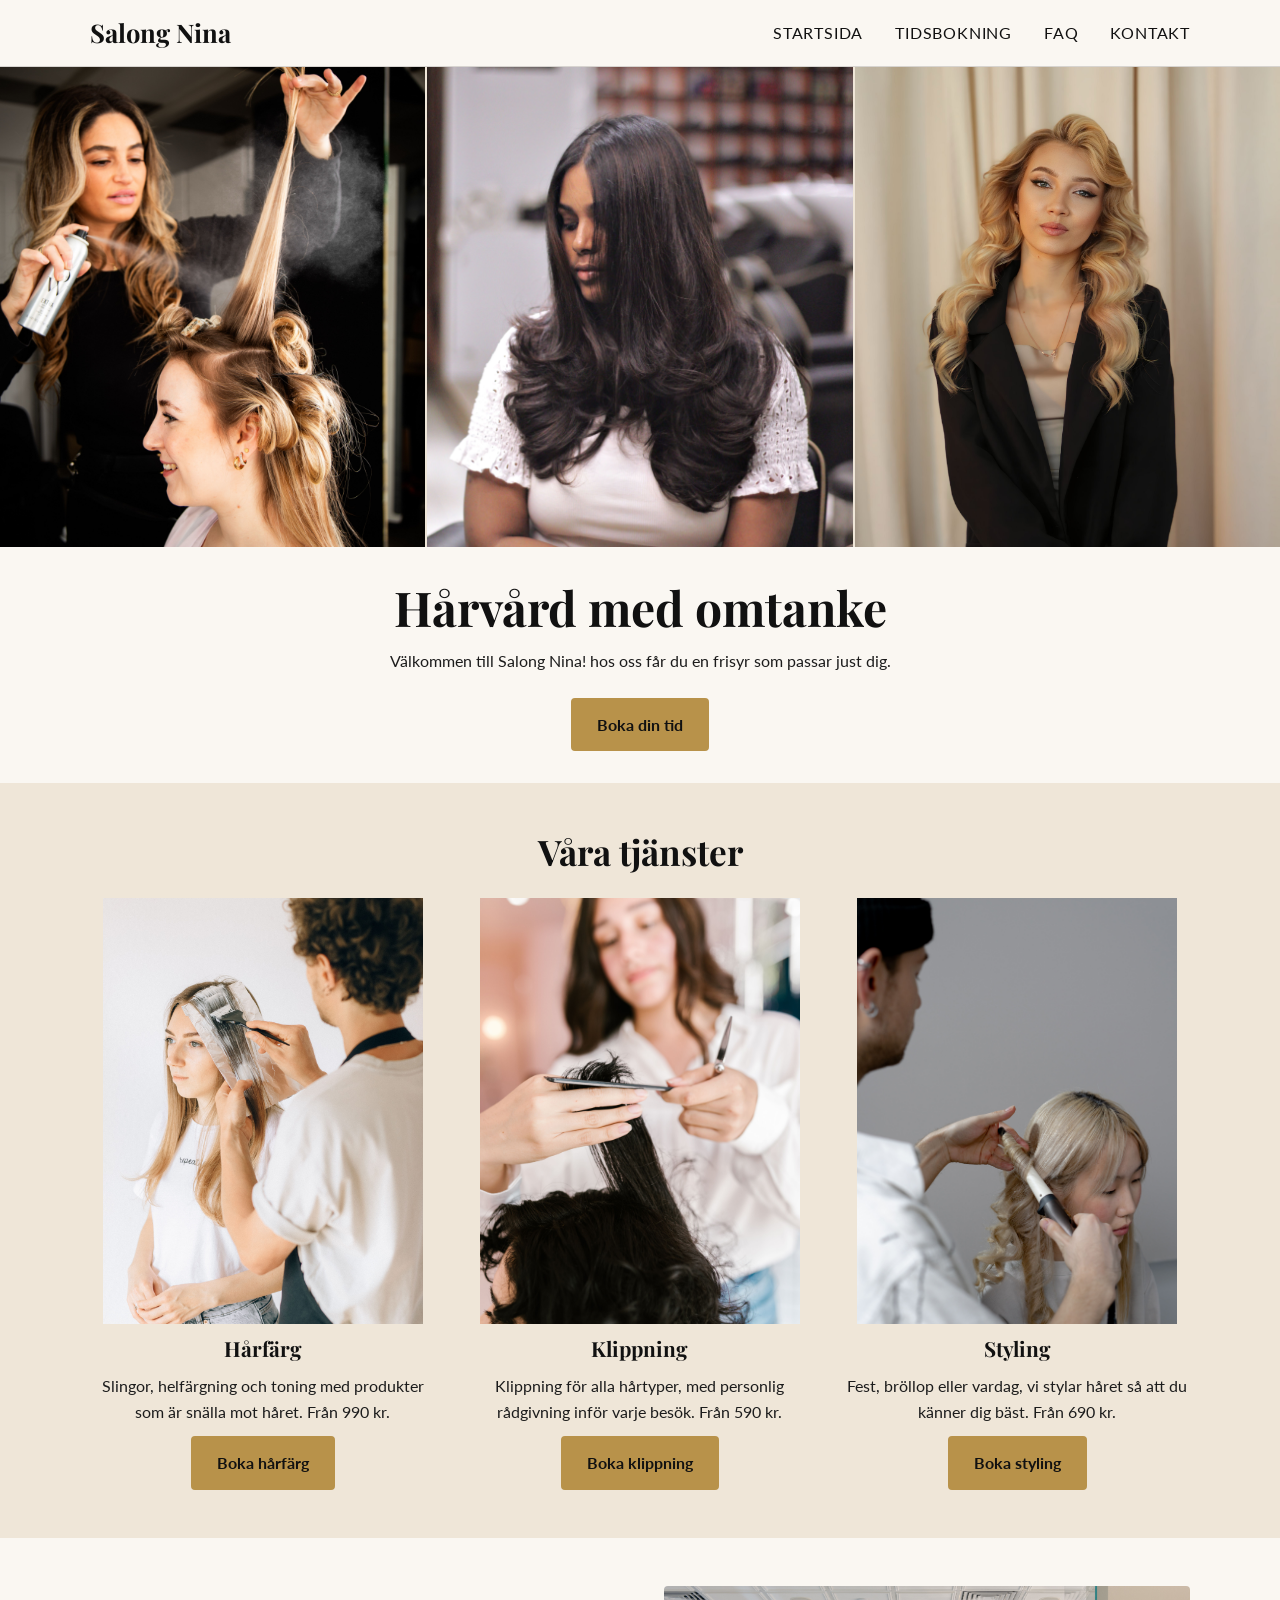
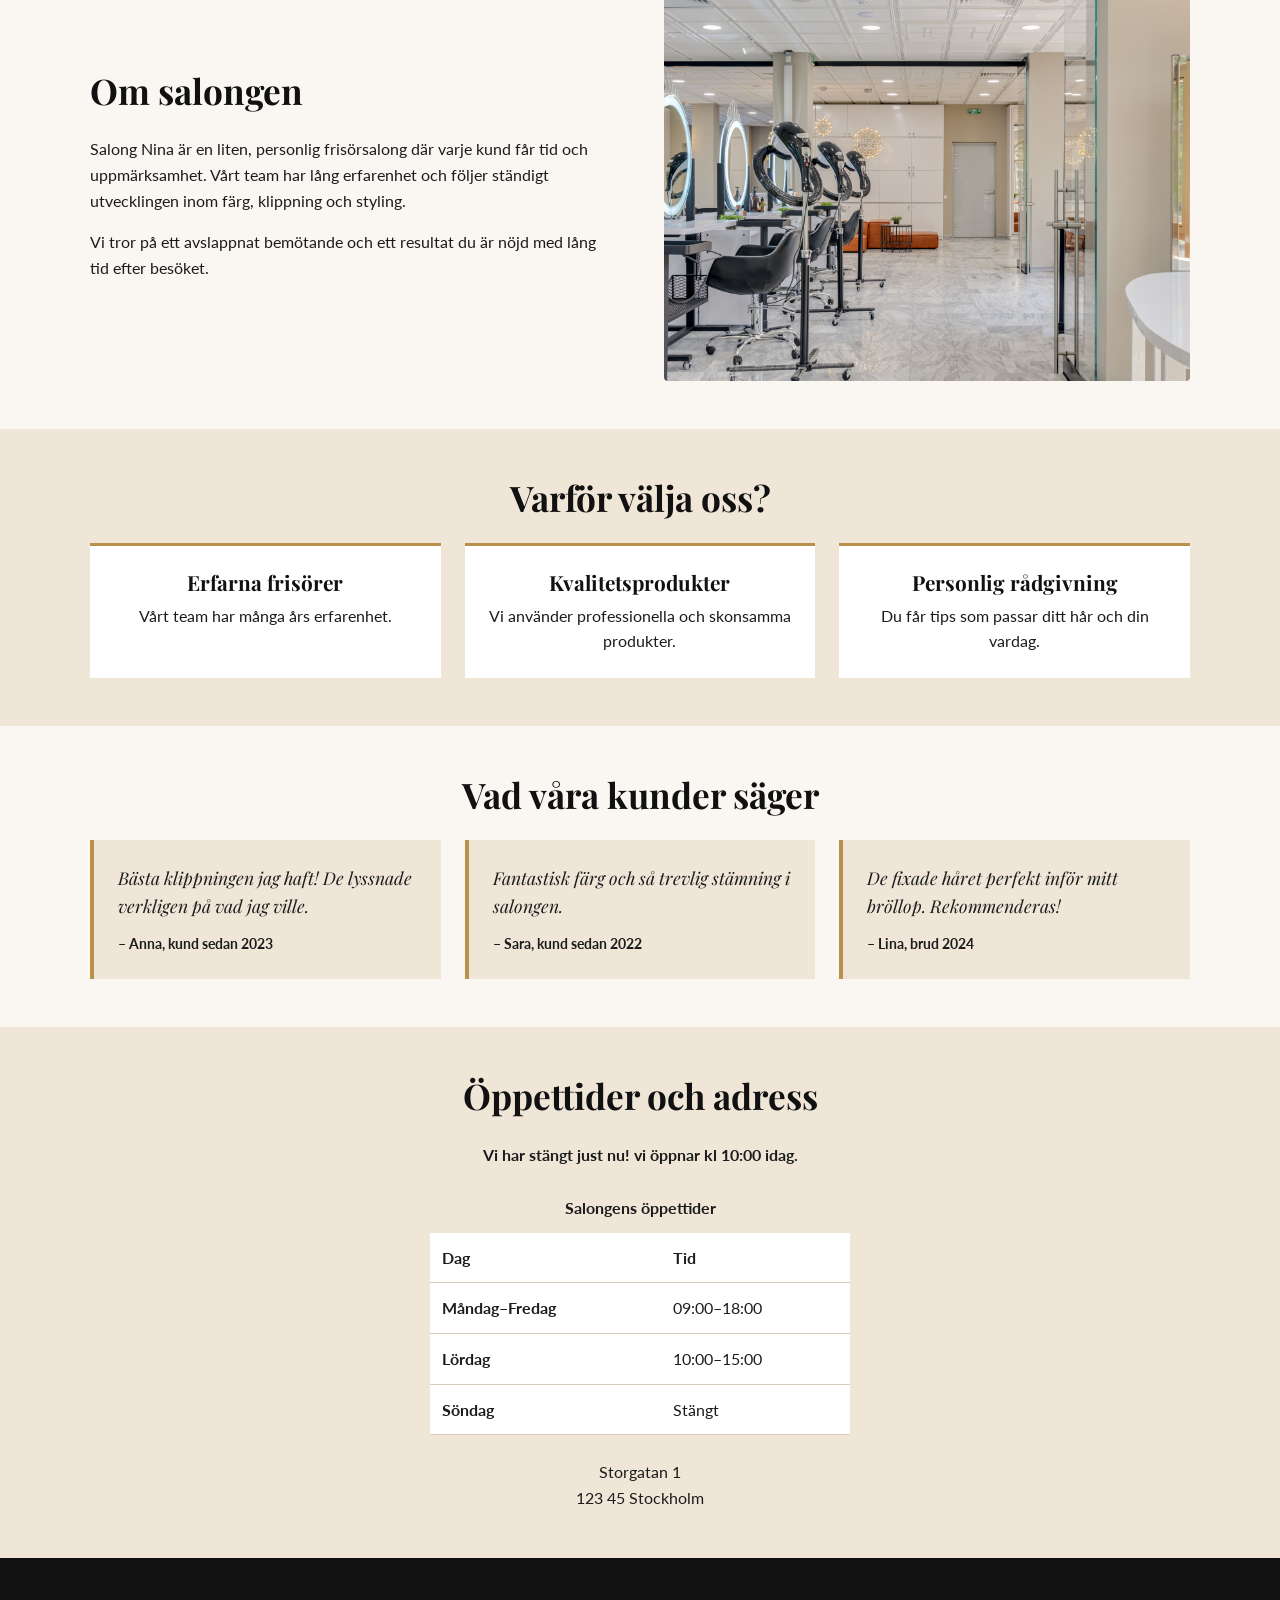
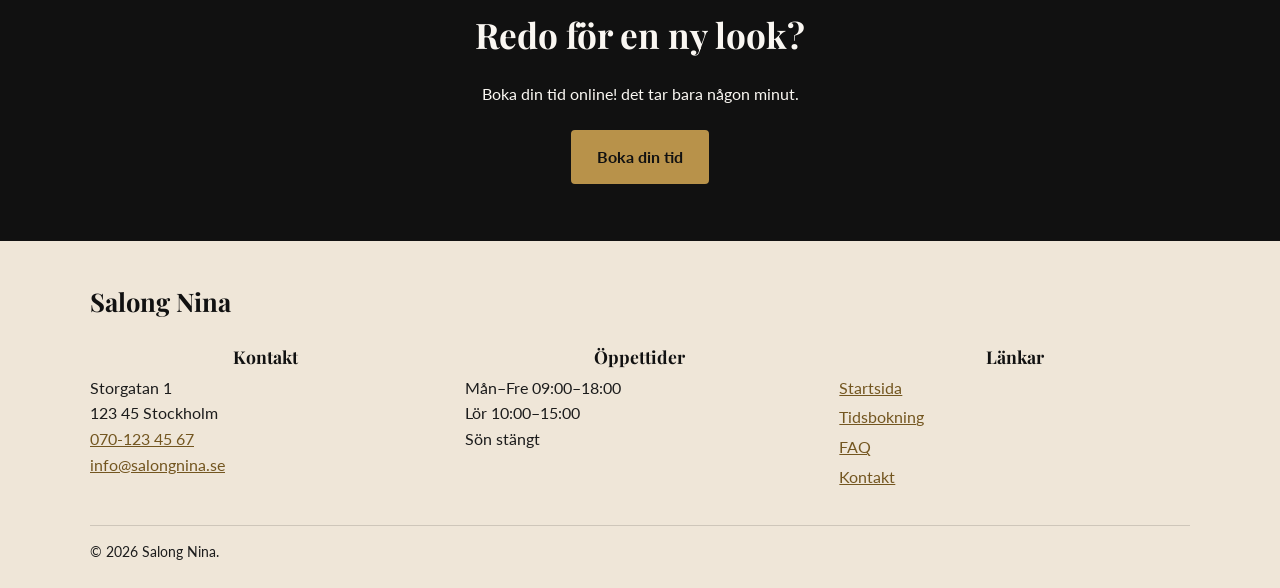
<file: index.html>
<!DOCTYPE html>
<html lang="sv">

<head>
    <meta charset="UTF-8">
    <meta name="viewport" content="width=device-width, initial-scale=1.0">
    <meta name="description"
        content="Salong Nina, frisör med fokus på hårfärg, klippning och styling. Boka din tid online.">
    <title>Salong Nina </title>
    <!-- Google Fonts -->
    <link rel="preconnect" href="https://fonts.googleapis.com">
    <link rel="preconnect" href="https://fonts.gstatic.com" crossorigin>
    <link
        href="https://fonts.googleapis.com/css2?family=Lato:wght@400;700&family=Playfair+Display:wght@500;700&display=swap"
        rel="stylesheet">
    <link rel="stylesheet" href="css/style.css">

    <script src="js/main.js" defer></script>
</head>

<body>

    <!-- Link for keyboard users to skip the menu -->
    <a class="skip-link" href="#main">Hoppa till innehåll</a>
    <!-- Header: logo + navigation  -->
    <header class="site-header">
        <a class="logo" href="index.html">Salong Nina</a>

        <!-- Hamburger button, shown on small screens only  -->
        <button class="menu-toggle" id="menu-toggle" aria-label="Öppna meny" aria-expanded="false"
            aria-controls="main-nav">
            <span></span>
            <span></span>
            <span></span>
        </button>

        <nav id="main-nav" class="main-nav" aria-label="Huvudmeny">
            <ul>
                <li><a href="index.html" aria-current="page">Startsida</a></li>
                <li><a href="booking.html">Tidsbokning</a></li>
                <li><a href="faq.html">FAQ</a></li>
                <li><a href="contact.html">Kontakt</a></li>
            </ul>
        </nav>
    </header>
    <main id="main">
        <!--  Hero section: three images + headline + booking button  -->
        <section class="hero" aria-labelledby="hero-title">
            <div class="hero-images">
                <img src="images/hero-1.jpg" alt="Frisör sprayar hårspray på en kunds uppsatta hår">
                <img src="images/hero-2.jpg" alt="Kvinna med långt, mörkt och glansigt hår i salongsstol">
                <img src="images/hero-3.jpg" alt="Kvinna med blonda, lockiga vågor i svart kavaj">
            </div>

            <div class="hero-text">
                <h1 id="hero-title">Hårvård med omtanke</h1>
                <p>Välkommen till Salong Nina! hos oss får du en frisyr som passar just dig.</p>
                <a class="btn" href="booking.html">Boka din tid</a>
            </div>
        </section>
        <!--  Services: three cards  -->
        <section class="services" aria-labelledby="services-title">
            <h2 id="services-title">Våra tjänster</h2>

            <div class="service-cards">

                <article class="card">
                    <img src="images/service-color.jpg" alt="Frisör applicerar färg med pensel på kundens hår">
                    <h3>Hårfärg</h3>
                    <p>Slingor, helfärgning och toning med produkter som är snälla mot håret. Från 990 kr.</p>
                    <a class="btn" href="booking.html">Boka hårfärg</a>
                </article>

                <article class="card">
                    <img src="images/service-cut.jpg" alt="Frisör klipper kundens hår med sax">
                    <h3>Klippning</h3>
                    <p>Klippning för alla hårtyper, med personlig rådgivning inför varje besök. Från 590 kr.</p>
                    <a class="btn" href="booking.html">Boka klippning</a>
                </article>

                <article class="card">
                    <img src="images/service-styling.jpg" alt="Frisör lockar kundens blonda hår med locktång">
                    <h3>Styling</h3>
                    <p>Fest, bröllop eller vardag, vi stylar håret så att du känner dig bäst. Från 690 kr.</p>
                    <a class="btn" href="booking.html">Boka styling</a>
                </article>

            </div>
        </section>
        <!--  About: salon info  -->
        <section class="about" aria-labelledby="about-title">
            <div class="about-text">
                <h2 id="about-title">Om salongen</h2>
                <p>Salong Nina är en liten, personlig frisörsalong där varje kund får tid och uppmärksamhet. Vårt team
                    har lång erfarenhet och följer ständigt utvecklingen inom färg, klippning och styling.</p>
                <p>Vi tror på ett avslappnat bemötande och ett resultat du är nöjd med lång tid efter besöket.</p>
            </div>
            <img src="images/salon.jpg" alt="Salongens lokal med frisörstolar och speglar">
        </section>

        <!-- Why choose us section -->
        <section class="why-us" aria-labelledby="why-title">
            <h2 id="why-title">Varför välja oss?</h2>
            <ul class="why-list">
                <li>
                    <h3>Erfarna frisörer</h3>
                    <p>Vårt team har många års erfarenhet.</p>
                </li>
                <li>
                    <h3>Kvalitetsprodukter</h3>
                    <p>Vi använder professionella och skonsamma produkter.</p>
                </li>
                <li>
                    <h3>Personlig rådgivning</h3>
                    <p>Du får tips som passar ditt hår och din vardag.</p>
                </li>
            </ul>
        </section>
        <!--  customer reviews  -->
        <section class="testimonials" aria-labelledby="reviews-title">
            <h2 id="reviews-title">Vad våra kunder säger</h2>

            <div class="review-list" id="review-list">
                <figure>
                    <blockquote>
                        <p>Bästa klippningen jag haft! De lyssnade verkligen på vad jag ville.</p>
                    </blockquote>
                    <figcaption>– Anna, kund sedan 2023</figcaption>
                </figure>
                <figure>
                    <blockquote>
                        <p>Fantastisk färg och så trevlig stämning i salongen.</p>
                    </blockquote>
                    <figcaption>– Sara, kund sedan 2022</figcaption>
                </figure>
                <figure>
                    <blockquote>
                        <p>De fixade håret perfekt inför mitt bröllop. Rekommenderas!</p>
                    </blockquote>
                    <figcaption>– Lina, brud 2024</figcaption>
                </figure>
            </div>
        </section>

        <!-- Opening hourse + adress -->
        <section class="hours" aria-labelledby="hours-title">
            <h2 id="hours-title">Öppettider och adress</h2>

            <!--  open/closed status -->
            <p id="open-status" class="open-status" role="status"></p>

            <table>
                <caption>Salongens öppettider</caption>
                <thead>
                    <tr>
                        <th scope="col">Dag</th>
                        <th scope="col">Tid</th>
                    </tr>
                </thead>
                <tbody>
                    <tr>
                        <th scope="row">Måndag–Fredag</th>
                        <td>09:00–18:00</td>
                    </tr>
                    <tr>
                        <th scope="row">Lördag</th>
                        <td>10:00–15:00</td>
                    </tr>
                    <tr>
                        <th scope="row">Söndag</th>
                        <td>Stängt</td>
                    </tr>
                </tbody>
            </table>

            <address>
                Storgatan 1<br>
                123 45 Stockholm
            </address>
        </section>
        <!--  CALL TO ACTION  -->
        <section class="cta" aria-labelledby="cta-title">
            <h2 id="cta-title">Redo för en ny look?</h2>
            <p>Boka din tid online! det tar bara någon minut.</p>
            <a class="btn" href="booking.html">Boka din tid</a>
        </section>
    </main>
    <!-- Footer -->
    <footer class="site-footer">
        <p class="logo">Salong Nina</p>

        <div class="footer-columns">
            <section aria-labelledby="footer-contact">
                <h2 id="footer-contact">Kontakt</h2>
                <address>
                    Storgatan 1<br>
                    123 45 Stockholm<br>
                    <a href="tel:+46701234567">070-123 45 67</a><br>
                    <a href="mailto:info@salongnina.se">info@salongnina.se</a>
                </address>
            </section>

            <section aria-labelledby="footer-hours">
                <h2 id="footer-hours">Öppettider</h2>
                <p>Mån–Fre 09:00–18:00<br>Lör 10:00–15:00<br>Sön stängt</p>
            </section>

            <nav aria-labelledby="footer-links">
                <h2 id="footer-links">Länkar</h2>
                <ul>
                    <li><a href="index.html">Startsida</a></li>
                    <li><a href="booking.html">Tidsbokning</a></li>
                    <li><a href="faq.html">FAQ</a></li>
                    <li><a href="contact.html">Kontakt</a></li>
                </ul>
            </nav>
        </div>

        <p class="copyright">&copy; 2026 Salong Nina. </p>
    </footer>
</body>

</html>
</file>
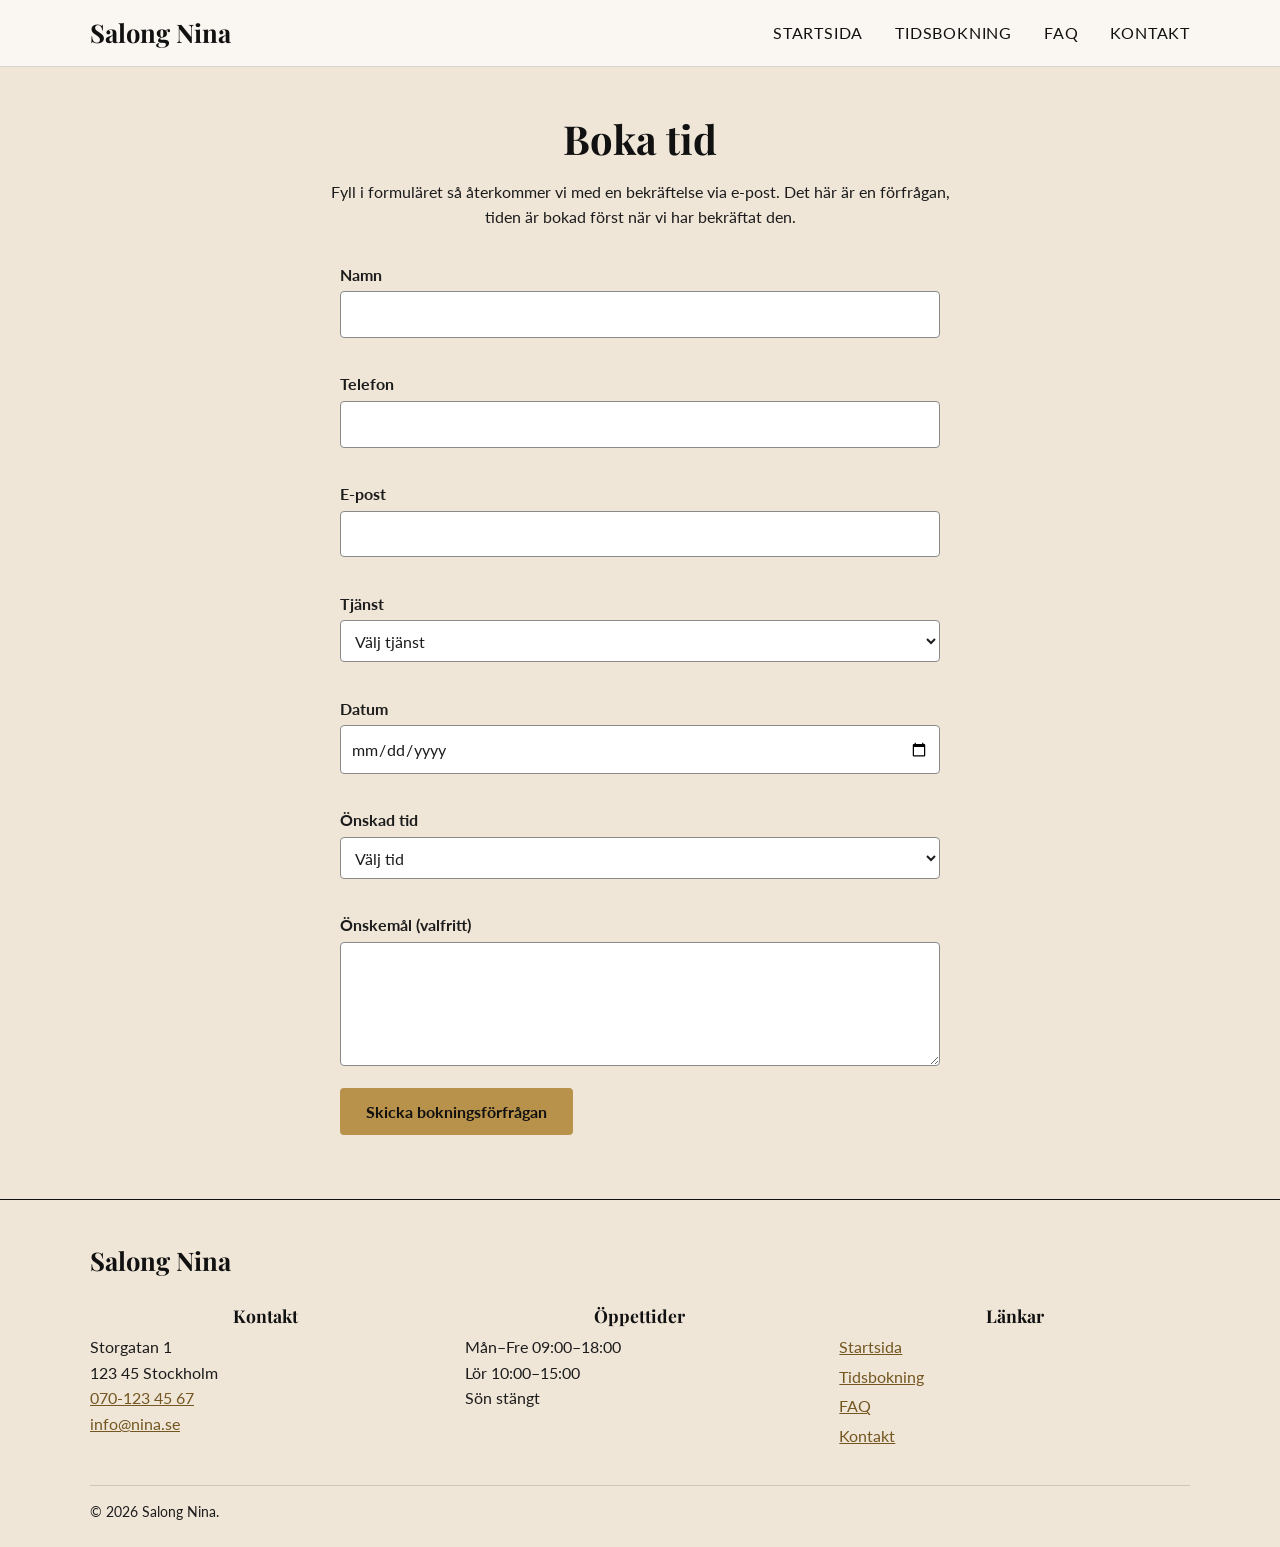
<file: booking.html>
<!DOCTYPE html>
<html lang="sv">

<head>
    <meta charset="UTF-8">
    <meta name="viewport" content="width=device-width, initial-scale=1.0">
    <meta name="description" content="Skicka en bokningsförfrågan till Nina. välj tjänst, datum och tid.">
    <title>Boka tid hos Nina</title>

    <link rel="preconnect" href="https://fonts.googleapis.com">
    <link rel="preconnect" href="https://fonts.gstatic.com" crossorigin>
    <link
        href="https://fonts.googleapis.com/css2?family=Lato:wght@400;700&family=Playfair+Display:wght@500;700&display=swap"
        rel="stylesheet">

    <link rel="stylesheet" href="css/style.css">

    <script src="js/main.js" defer></script>
</head>

<body>

    <!-- Link for keyboard users to skip the menu -->
    <a class="skip-link" href="#main">Hoppa till innehåll</a>

    <header class="site-header">
        <a class="logo" href="index.html">Salong Nina</a>

        <!-- Hamburger button, shown on small screens only -->
        <button class="menu-toggle" id="menu-toggle" aria-label="Öppna meny" aria-expanded="false"
            aria-controls="main-nav">
            <span></span>
            <span></span>
            <span></span>
        </button>

        <nav id="main-nav" class="main-nav" aria-label="Huvudmeny">
            <ul>
                <!-- aria-current marks the page the visitor is on -->
                <li><a href="index.html">Startsida</a></li>
                <li><a href="booking.html" aria-current="page">Tidsbokning</a></li>
                <li><a href="faq.html">FAQ</a></li>
                <li><a href="contact.html">Kontakt</a></li>
            </ul>
        </nav>
    </header>

    <main id="main">

        <!--  Booking request  -->
        <section class="page-section" aria-labelledby="page-title">
            <h1 id="page-title">Boka tid</h1>
            <p class="page-intro">
                Fyll i formuläret så återkommer vi med en bekräftelse via e-post.
                Det här är en förfrågan, tiden är bokad först när vi har bekräftat den.
            </p>

            <!-- no-validate turns off the browser's own validation, JS validates instead -->
            <form id="booking-form" novalidate>

                <div class="form-group">
                    <label for="b-name">Namn</label>
                    <input type="text" id="b-name" name="name" autocomplete="name">
                    <p class="error" id="b-name-error" role="alert"></p>
                </div>

                <div class="form-group">
                    <label for="b-phone">Telefon</label>
                    <input type="tel" id="b-phone" name="phone" autocomplete="tel">
                    <p class="error" id="b-phone-error" role="alert"></p>
                </div>

                <div class="form-group">
                    <label for="b-email">E-post</label>
                    <input type="email" id="b-email" name="email" autocomplete="email">
                    <p class="error" id="b-email-error" role="alert"></p>
                </div>

                <div class="form-group">
                    <label for="b-service">Tjänst</label>
                    <select id="b-service" name="service">
                        <option value="">Välj tjänst</option>
                        <option value="Hårfärg">Hårfärg</option>
                        <option value="Klippning">Klippning</option>
                        <option value="Styling">Styling</option>
                    </select>
                    <p class="error" id="b-service-error" role="alert"></p>
                </div>

                <div class="form-group">
                    <label for="b-date">Datum</label>
                    <input type="date" id="b-date" name="date">
                    <p class="error" id="b-date-error" role="alert"></p>
                </div>

                <div class="form-group">
                    <label for="b-time">Önskad tid</label>
                    <select id="b-time" name="time">
                        <option value="">Välj tid</option>
                        <option value="09:00">09:00</option>
                        <option value="10:00">10:00</option>
                        <option value="11:00">11:00</option>
                        <option value="12:00">12:00</option>
                        <option value="13:00">13:00</option>
                        <option value="14:00">14:00</option>
                        <option value="15:00">15:00</option>
                        <option value="16:00">16:00</option>
                        <option value="17:00">17:00</option>
                    </select>
                    <p class="error" id="b-time-error" role="alert"></p>
                </div>

                <!-- Optional field, no validation needed -->
                <div class="form-group">
                    <label for="b-notes">Önskemål (valfritt)</label>
                    <textarea id="b-notes" name="notes" rows="4"></textarea>
                </div>

                <button type="submit" class="btn">Skicka bokningsförfrågan</button>

                <!-- Confirmation message written by JS after a successful submit -->
                <p id="booking-success" class="success" role="status"></p>
            </form>
        </section>

    </main>

    <footer class="site-footer">
        <p class="logo">Salong Nina</p>

        <div class="footer-columns">
            <section aria-labelledby="footer-contact">
                <h2 id="footer-contact">Kontakt</h2>
                <address>
                    Storgatan 1<br>
                    123 45 Stockholm<br>
                    <a href="tel:+46701234567">070-123 45 67</a><br>
                    <a href="mailto:info@nina.se">info@nina.se</a>
                </address>
            </section>

            <section aria-labelledby="footer-hours">
                <h2 id="footer-hours">Öppettider</h2>
                <p>Mån–Fre 09:00–18:00<br>Lör 10:00–15:00<br>Sön stängt</p>
            </section>

            <nav aria-labelledby="footer-links">
                <h2 id="footer-links">Länkar</h2>
                <ul>
                    <li><a href="index.html">Startsida</a></li>
                    <li><a href="booking.html">Tidsbokning</a></li>
                    <li><a href="faq.html">FAQ</a></li>
                    <li><a href="contact.html">Kontakt</a></li>
                </ul>
            </nav>
        </div>

        <p class="copyright">&copy; 2026 Salong Nina.</p>
    </footer>

</body>

</html>
</file>
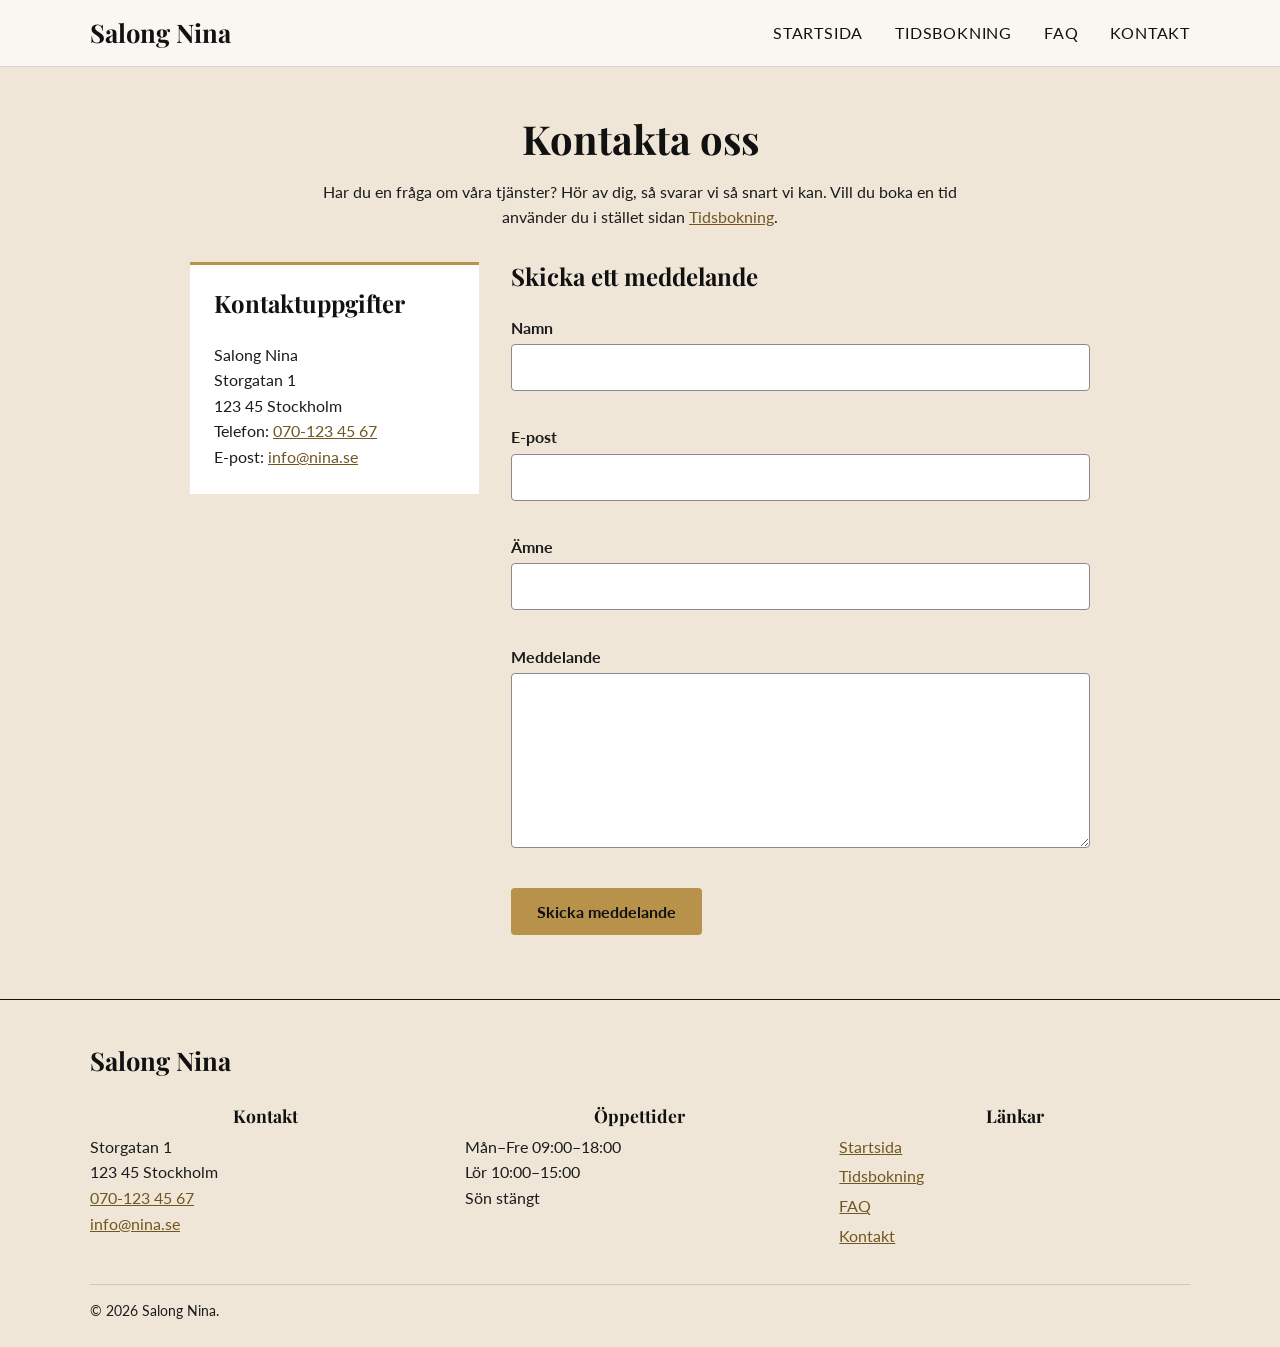
<file: contact.html>
<!DOCTYPE html>
<html lang="sv">

<head>
    <meta charset="UTF-8">
    <meta name="viewport" content="width=device-width, initial-scale=1.0">
    <title>Kontakt formulär</title>

    <link rel="preconnect" href="https://fonts.googleapis.com">
    <link rel="preconnect" href="https://fonts.gstatic.com" crossorigin>
    <link
        href="https://fonts.googleapis.com/css2?family=Lato:wght@400;700&family=Playfair+Display:wght@500;700&display=swap"
        rel="stylesheet">
    <link rel="stylesheet" href="css/style.css">
    <script src="js/main.js" defer></script>
</head>

<body>
    <header class="site-header">
        <a class="logo" href="index.html">Salong Nina</a>

        <!-- Hamburger button, shown on small screens only -->
        <button class="menu-toggle" id="menu-toggle" aria-label="Öppna meny" aria-expanded="false"
            aria-controls="main-nav">
            <span></span>
            <span></span>
            <span></span>
        </button>

        <nav id="main-nav" class="main-nav" aria-label="Huvudmeny">
            <ul>
                <li><a href="index.html">Startsida</a></li>
                <li><a href="booking.html">Tidsbokning</a></li>
                <li><a href="faq.html">FAQ</a></li>
                <li><a href="contact.html" aria-current="page">Kontakt</a></li>
            </ul>
        </nav>
    </header>

    <main id="main">

        <section class="page-section" aria-labelledby="page-title">
            <h1 id="page-title">Kontakta oss</h1>
            <p class="page-intro">
                Har du en fråga om våra tjänster? Hör av dig, så svarar vi så snart vi kan.
                Vill du boka en tid använder du i stället sidan <a href="booking.html">Tidsbokning</a>.
            </p>

            <div class="contact-layout">

                <section class="contact-info" aria-labelledby="info-title">
                    <h2 id="info-title">Kontaktuppgifter</h2>
                    <address>
                        Salong Nina<br>
                        Storgatan 1<br>
                        123 45 Stockholm<br>
                        Telefon: <a href="tel:+46701234567">070-123 45 67</a><br>
                        E-post: <a href="mailto:info@nina.se">info@nina.se</a>
                    </address>
                </section>

                <!-- Contact form -->
                <section class="contact-form-wrapper" aria-labelledby="form-title">
                    <h2 id="form-title">Skicka ett meddelande</h2>


                    <form id="contact-form" novalidate>
                        <!-- no-validate turns off the browser's own validation, JS validates instead -->

                        <div class="form-group">
                            <label for="c-name">Namn</label>
                            <input type="text" id="c-name" name="name" autocomplete="name">
                            <p class="error" id="c-name-error" role="alert"></p>
                            <!-- empty p for JS to write an error message-->
                        </div>

                        <div class="form-group">
                            <label for="c-email">E-post</label>
                            <input type="email" id="c-email" name="email" autocomplete="email">
                            <p class="error" id="c-email-error" role="alert"></p>
                        </div>

                        <div class="form-group">
                            <label for="c-subject">Ämne</label>
                            <input type="text" id="c-subject" name="subject">
                            <p class="error" id="c-subject-error" role="alert"></p>
                        </div>

                        <div class="form-group">
                            <label for="c-message">Meddelande</label>
                            <textarea id="c-message" name="message" rows="6"></textarea>
                            <p class="error" id="c-message-error" role="alert"></p>
                        </div>

                        <button type="submit" class="btn">Skicka meddelande</button>

                        <!-- Confirmation message written by JS after a successful submit -->
                        <p id="contact-success" class="success" role="status"></p>
                    </form>
                </section>

            </div>
        </section>

    </main>

    <!-- Footer -->
    <footer class="site-footer">
        <p class="logo">Salong Nina</p>

        <div class="footer-columns">
            <section aria-labelledby="footer-contact">
                <h2 id="footer-contact">Kontakt</h2>
                <address>
                    Storgatan 1<br>
                    123 45 Stockholm<br>
                    <a href="tel:+46701234567">070-123 45 67</a><br>
                    <a href="mailto:info@nina.se">info@nina.se</a>
                </address>
            </section>

            <section aria-labelledby="footer-hours">
                <h2 id="footer-hours">Öppettider</h2>
                <p>Mån–Fre 09:00–18:00<br>Lör 10:00–15:00<br>Sön stängt</p>
            </section>

            <nav aria-labelledby="footer-links">
                <h2 id="footer-links">Länkar</h2>
                <ul>
                    <li><a href="index.html">Startsida</a></li>
                    <li><a href="booking.html">Tidsbokning</a></li>
                    <li><a href="faq.html">FAQ</a></li>
                    <li><a href="contact.html">Kontakt</a></li>
                </ul>
            </nav>
        </div>

        <p class="copyright">&copy; 2026 Salong Nina. </p>
    </footer>

</body>

</html>
</file>
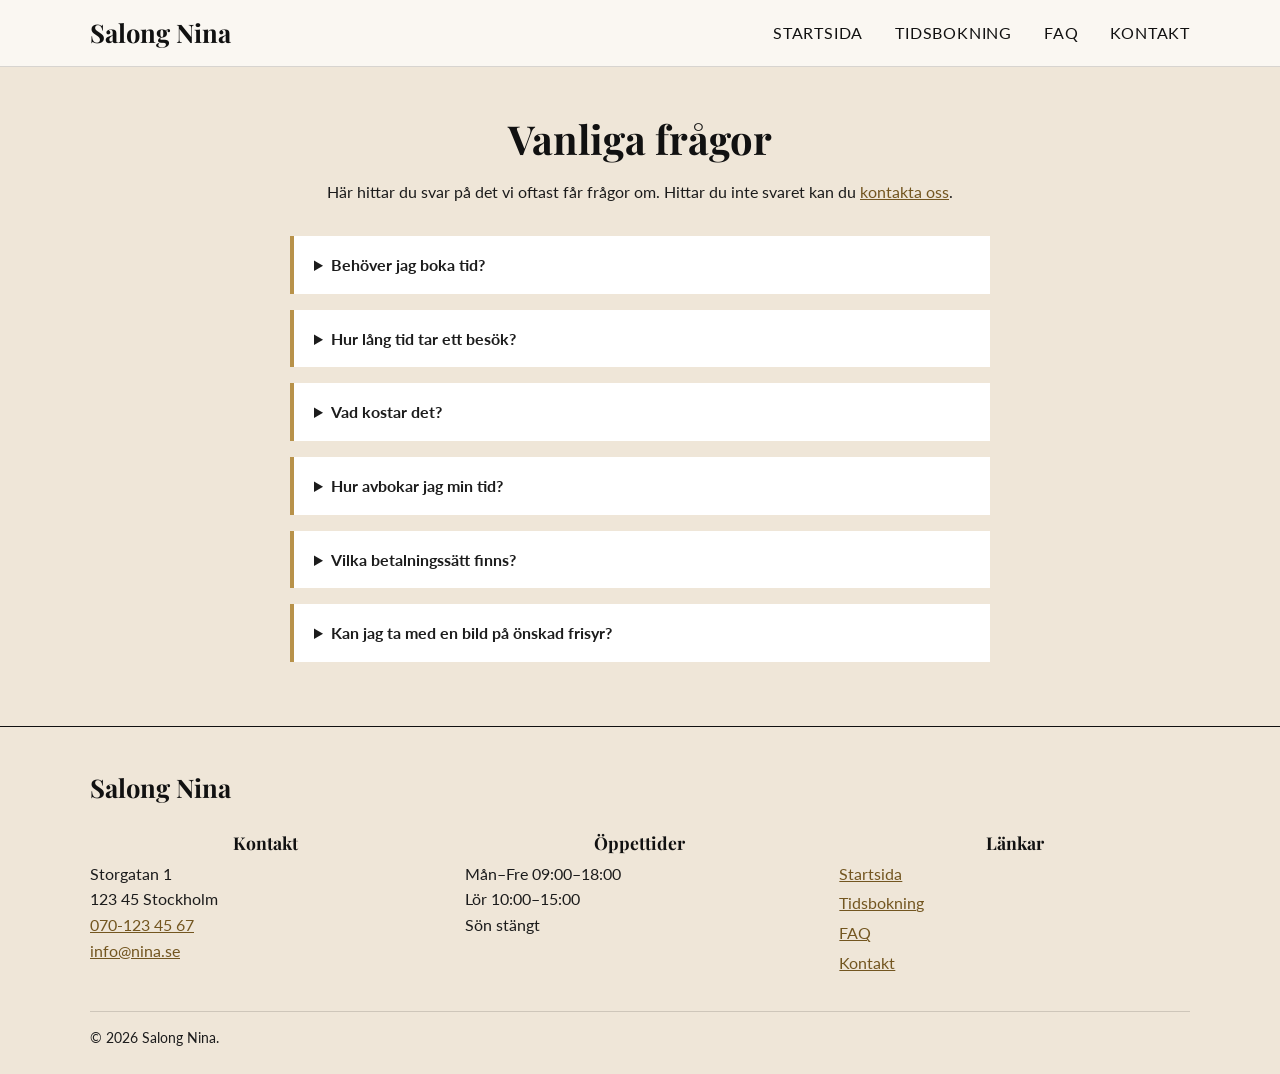
<file: faq.html>
<!DOCTYPE html>
<html lang="sv">

<head>
    <meta charset="UTF-8">
    <meta name="viewport" content="width=device-width, initial-scale=1.0">
    <meta name="description" content="Vanliga frågor och svar om bokning, priser och avbokning hos Nina.">
    <title>Vanliga frågor, FAQ</title>

    <link rel="preconnect" href="https://fonts.googleapis.com">
    <link rel="preconnect" href="https://fonts.gstatic.com" crossorigin>
    <link
        href="https://fonts.googleapis.com/css2?family=Lato:wght@400;700&family=Playfair+Display:wght@500;700&display=swap"
        rel="stylesheet">

    <link rel="stylesheet" href="css/style.css">

    <script src="js/main.js" defer></script>
</head>

<body>

    <!-- Link for keyboard users to skip the menu -->
    <a class="skip-link" href="#main">Hoppa till innehåll</a>

    <header class="site-header">
        <a class="logo" href="index.html">Salong Nina</a>

        <!-- Hamburger button, shown on small screens only -->
        <button class="menu-toggle" id="menu-toggle" aria-label="Öppna meny" aria-expanded="false"
            aria-controls="main-nav">
            <span></span>
            <span></span>
            <span></span>
        </button>

        <nav id="main-nav" class="main-nav" aria-label="Huvudmeny">
            <ul>
                <li><a href="index.html">Startsida</a></li>
                <li><a href="booking.html">Tidsbokning</a></li>
                <!-- aria-current marks the page the visitor is on -->
                <li><a href="faq.html" aria-current="page">FAQ</a></li>
                <li><a href="contact.html">Kontakt</a></li>
            </ul>
        </nav>
    </header>

    <main id="main">

        <!-- FAQ: questions that open and close  -->
        <section class="page-section" aria-labelledby="page-title">
            <h1 id="page-title">Vanliga frågor</h1>
            <p class="page-intro">
                Här hittar du svar på det vi oftast får frågor om.
                Hittar du inte svaret kan du <a href="contact.html">kontakta oss</a>.
            </p>

            <!-- details and summary = open/close function without JS -->
            <div class="faq-list">

                <details class="faq-item">
                    <summary>Behöver jag boka tid?</summary>
                    <p>Ja, vi rekommenderar att du bokar tid i förväg så att vi kan avsätta rätt tid för dig. Du kan
                        skicka en förfrågan på sidan <a href="booking.html">Tidsbokning</a>.</p>
                </details>

                <details class="faq-item">
                    <summary>Hur lång tid tar ett besök?</summary>
                    <p>En klippning tar ungefär 45–60 minuter. Hårfärgning och styling tar längre tid, ofta 1,5–3 timmar
                        beroende på hårlängd och önskat resultat.</p>
                </details>

                <details class="faq-item">
                    <summary>Vad kostar det?</summary>
                    <p>Klippning kostar från 590 kr, styling från 690 kr och hårfärg från 990 kr. Det slutliga priset
                        beror på hårlängd och hur mycket produkt som behövs.</p>
                </details>

                <details class="faq-item">
                    <summary>Hur avbokar jag min tid?</summary>
                    <p>Avboka senast 24 timmar före ditt besök via e-post eller telefon. Vid senare avbokning kan vi ta
                        ut en avgift.</p>
                </details>

                <details class="faq-item">
                    <summary>Vilka betalningssätt finns?</summary>
                    <p>Du kan betala med kort eller Swish i salongen.</p>
                </details>

                <details class="faq-item">
                    <summary>Kan jag ta med en bild på önskad frisyr?</summary>
                    <p>Gärna! En bild hjälper oss att förstå vad du vill ha. Vi berättar sedan ärligt vad som är möjligt
                        med ditt hår.</p>
                </details>

            </div>
        </section>

    </main>

    <footer class="site-footer">
        <p class="logo">Salong Nina</p>

        <div class="footer-columns">
            <section aria-labelledby="footer-contact">
                <h2 id="footer-contact">Kontakt</h2>
                <address>
                    Storgatan 1<br>
                    123 45 Stockholm<br>
                    <a href="tel:+46701234567">070-123 45 67</a><br>
                    <a href="mailto:info@nina.se">info@nina.se</a>
                </address>
            </section>

            <section aria-labelledby="footer-hours">
                <h2 id="footer-hours">Öppettider</h2>
                <p>Mån–Fre 09:00–18:00<br>Lör 10:00–15:00<br>Sön stängt</p>
            </section>

            <nav aria-labelledby="footer-links">
                <h2 id="footer-links">Länkar</h2>
                <ul>
                    <li><a href="index.html">Startsida</a></li>
                    <li><a href="booking.html">Tidsbokning</a></li>
                    <li><a href="faq.html">FAQ</a></li>
                    <li><a href="contact.html">Kontakt</a></li>
                </ul>
            </nav>
        </div>

        <p class="copyright">&copy; 2026 Salong Nina.</p>
    </footer>

</body>

</html>
</file>
<file: css/style.css>
/* Colour palette, fonts and side spacing stored as variables */
:root {
  --bg: #faf7f2; /* off-white: header and light sections */
  --text: #1c1c1c; /* body text */
  --primary: #111111; /* almost black: headings and dark sections */
  --accent: #b8924a; /* gold: buttons and decorations */
  --accent-dark: #735620; /* darker gold: text links  */
  --surface: #efe6d8; /* beige: main page background */
  --white: #ffffff;

  --font-heading: "Playfair Display", serif;
  --font-body: "Lato", sans-serif;

  /* Side padding: at least 1rem, and content is centred (max 1100px) on wide screens */
  --side: max(1rem, calc((100% - 1100px) / 2));
}

/* Make width and height include padding and border */
*,
*::before,
*::after {
  box-sizing: border-box;
}

/* Remove default spacing */
* {
  margin: 0;
  padding: 0;
}

body {
  background: var(--surface);
  color: var(--text);
  font-family: var(--font-body);
  line-height: 1.6;
}

/* Images never become wider than their container */
img {
  display: block;
  max-width: 100%;
}

h1,
h2,
h3 {
  font-family: var(--font-heading);
  color: var(--primary);
  line-height: 1.2;
}

/* Section h2 are centred by default */
h2 {
  font-size: 1.8rem;
  text-align: center;
  margin-bottom: 1.5rem;
}

h3 {
  font-size: 1.3rem;
}

a {
  color: var(--accent-dark);
}

address {
  font-style: normal;
}
/*
 BUTTONS, FOCUS STYLE AND SKIP LINK
*/

/* Main button style used for all booking links */
.btn {
  display: inline-block;
  background: var(--accent);
  color: var(--primary);
  border: 2px solid var(--accent);
  border-radius: 4px;
  padding: 0.75rem 1.5rem;
  font-family: var(--font-body);
  font-size: 1rem;
  font-weight: 700;
  text-decoration: none;
  cursor: pointer;
  transition:
    background 0.2s,
    color 0.2s;
}

/* Colours are inverted on hover and keyboard focus */
.btn:hover,
.btn:focus-visible {
  background: var(--primary);
  border-color: var(--primary);
  color: var(--accent);
}

/* Clear outline for keyboard users (accessibility) */
:focus-visible {
  outline: 3px solid var(--primary);
  outline-offset: 3px;
}

/* Skip link: hidden above the page until it gets keyboard focus */
.skip-link {
  position: absolute;
  top: -4rem;
  left: 1rem;
  z-index: 100;
  background: var(--primary);
  color: var(--bg);
  padding: 0.5rem 1rem;
}

.skip-link:focus {
  top: 1rem;
}

/*
HEADER AND NAVIGATION (hamburger menu on mobile)
    */
.site-header {
  position: relative;
  display: flex;
  justify-content: space-between;
  align-items: center;
  padding: 0.75rem var(--side);
  background: var(--bg);
  border-bottom: 1px solid rgba(17, 17, 17, 0.15);
}

/* Logo text  */
.logo {
  font-family: var(--font-heading);
  font-size: 1.6rem;
  font-weight: 700;
  color: var(--primary);
  text-decoration: none;
}

/* Hamburger button: three bars on top of each other */
.menu-toggle {
  display: flex;
  flex-direction: column;
  gap: 5px;
  background: none;
  border: none;
  padding: 0.5rem;
  cursor: pointer;
}

/* One bar in the hamburger icon */
.menu-toggle span {
  display: block;
  width: 26px;
  height: 3px;
  background: var(--primary);
  transition:
    transform 0.3s,
    opacity 0.3s;
}

/* When the menu is open the bars turn into an X  */
.menu-toggle[aria-expanded="true"] span:nth-child(1) {
  transform: translateY(8px) rotate(45deg);
}
.menu-toggle[aria-expanded="true"] span:nth-child(2) {
  opacity: 0;
}
.menu-toggle[aria-expanded="true"] span:nth-child(3) {
  transform: translateY(-8px) rotate(-45deg);
}

/* Mobile menu: hidden by default */
.main-nav {
  display: none;
  position: absolute;
  top: 100%;
  left: 0;
  right: 0;
  z-index: 50;
  background: var(--bg);
  border-bottom: 1px solid rgba(17, 17, 17, 0.15);
}

.main-nav.open {
  display: block;
}

.main-nav ul {
  list-style: none;
}

.main-nav a {
  display: block;
  padding: 1rem var(--side);
  color: var(--primary);
  text-decoration: none;
  text-transform: uppercase;
  letter-spacing: 0.05em;
}

/* Beige background when hovering a menu link */
.main-nav a:hover {
  background: var(--surface);
}

/* HOMEPAGE */

.hero-images {
  display: grid;
  grid-template-columns: repeat(3, 1fr);
  gap: 2px;
}

.hero-images img {
  width: 100%;
  height: 240px;
  object-fit: cover;
}

.hero-text {
  padding: 2rem var(--side);
  text-align: center;
  background: var(--bg);
}

.hero-text h1 {
  font-size: 2rem;
  margin-bottom: 0.75rem;
}

.hero-text p {
  max-width: 36rem;
  margin: 0 auto 1.5rem;
}
/* ----- Services ----- */

/* Space around the services section */
.services {
  padding: 3rem var(--side);
}

/* Mobile: one card per row */
.service-cards {
  display: grid;
  grid-template-columns: 1fr;
  gap: 2.5rem;
}

.card {
  display: flex;
  flex-direction: column;
  align-items: center;
  gap: 0.75rem;
  text-align: center;
}

.card img {
  width: 100%;
  max-width: 320px;
  aspect-ratio: 3 / 4;
  object-fit: cover;
}

.card p {
  flex-grow: 1;
}

/* About section: text and image under each other on mobile */
.about {
  display: grid;
  gap: 1.5rem;
  padding: 3rem var(--side);
  background: var(--bg);
}

.about h2 {
  text-align: left;
}

.about-text p {
  margin-bottom: 1rem;
}

.about img {
  width: 100%;
  aspect-ratio: 4 / 3;
  object-fit: cover;
  border-radius: 4px;
}

.why-us {
  padding: 3rem var(--side);
}

.why-list {
  list-style: none;
  display: grid;
  gap: 1.5rem;
}

/*  white box with a gold line on top */
.why-list li {
  background: var(--white);
  border-top: 3px solid var(--accent);
  padding: 1.5rem;
  text-align: center;
}

.why-list h3 {
  margin-bottom: 0.5rem;
}
/* ----- Testimonials ----- */

.testimonials {
  padding: 3rem var(--side);
  background: var(--bg);
}

/* Reviews under each other on mobile */
.review-list {
  display: grid;
  gap: 1.5rem;
}

.review-list figure {
  background: var(--surface);
  border-left: 4px solid var(--accent);
  padding: 1.5rem;
}

.review-list blockquote {
  font-family: var(--font-heading);
  font-size: 1.1rem;
  font-style: italic;
}

.review-list figcaption {
  margin-top: 0.75rem;
  font-size: 0.9rem;
  font-weight: 700;
}

/* ----- Opening hours ----- */

.hours {
  padding: 3rem var(--side);
  text-align: center;
}

.open-status {
  margin-bottom: 1rem;
  font-weight: 700;
}

/* Opening hours table */
.hours table {
  width: 100%;
  max-width: 420px;
  margin: 0 auto 1.5rem;
  border-collapse: collapse;
  background: var(--white);
}

.hours caption {
  padding: 0.75rem;
  font-weight: 700;
}

.hours th,
.hours td {
  padding: 0.75rem;
  text-align: left;
  border-bottom: 1px solid #d8cdbb;
}

/* ----- Call to action ----- */

.cta {
  padding: 3.5rem var(--side);
  background: var(--primary);
  text-align: center;
}

.cta h2 {
  color: var(--bg);
}

.cta p {
  margin-bottom: 1.5rem;
  color: var(--bg);
}

/* hover colours on a dark background */
.cta .btn:hover,
.cta .btn:focus-visible {
  background: var(--bg);
  border-color: var(--bg);
  color: var(--primary);
}

/* Gold focus outline, visible on the dark background */
.cta :focus-visible {
  outline-color: var(--accent);
}

/* FOOTER */

.site-footer {
  padding: 2.5rem var(--side) 1.5rem;
  background: var(--surface);
  border-top: 1px solid var(--primary);
  text-align: center;
}

.site-footer .logo {
  display: block;
  margin-bottom: 1.5rem;
}

/* Mobile: footer columns are placed under each other */
.footer-columns {
  display: grid;
  gap: 1.5rem;
}

.site-footer h2 {
  font-size: 1.1rem;
  margin-bottom: 0.5rem;
}

.site-footer ul {
  list-style: none;
}

.site-footer li {
  margin-bottom: 0.25rem;
}

.copyright {
  margin-top: 2rem;
  padding-top: 1rem;
  border-top: 1px solid rgba(17, 17, 17, 0.15);
  font-size: 0.85rem;
}

/* 
    BOOKING, CONTACT AND FAQ 
   */

.page-section {
  padding: 3rem var(--side);
}

.page-section h1 {
  font-size: 2rem;
  text-align: center;
  margin-bottom: 1rem;
}

.page-intro {
  max-width: 40rem;
  margin: 0 auto 2rem;
  text-align: center;
}

/*  Forms */

.page-section > form {
  max-width: 600px;
  margin: 0 auto;
}

.form-group {
  margin-bottom: 1rem;
}

label {
  display: block;
  font-weight: 700;
  margin-bottom: 0.25rem;
}

input,
select,
textarea {
  width: 100%;
  padding: 0.6rem;
  border: 1px solid #8a8a8a;
  border-radius: 4px;
  background: var(--white);
  color: var(--text);
  font: inherit;
}

textarea {
  resize: vertical;
}

/* Gold outline when a field is selected */
input:focus,
select:focus,
textarea:focus {
  outline: 3px solid var(--accent);
  outline-offset: 1px;
}

/* Red border on fields with an error */
[aria-invalid="true"] {
  border-color: #b00020;
}

/* Error message under a field  */
.error {
  min-height: 1.2em;
  color: #b00020;
  font-size: 0.9rem;
}

/* Green confirmation message  */
.success {
  margin-top: 1rem;
  color: #1b5e20;
  font-weight: 700;
}

/* ----- Contact page ----- */

.contact-layout {
  display: grid;
  gap: 2rem;
  max-width: 900px;
  margin: 0 auto;
}

.contact-layout h2 {
  font-size: 1.5rem;
  text-align: left;
}

.contact-info {
  background: var(--white);
  border-top: 3px solid var(--accent);
  padding: 1.5rem;
}
/* ----- FAQ page ----- */

.faq-list {
  max-width: 700px;
  margin: 0 auto;
}

.faq-item {
  background: var(--white);
  border-left: 4px solid var(--accent);
  margin-bottom: 1rem;
}

.faq-item summary {
  padding: 1rem 1.25rem;
  font-weight: 700;
  cursor: pointer;
}

.faq-item p {
  padding: 0 1.25rem 1rem;
}

@media (min-width: 768px) {
  h2 {
    font-size: 2.2rem;
  }

  .page-section h1 {
    font-size: 2.5rem;
  }

  /* Hide the hamburger button on larger screens */
  .menu-toggle {
    display: none;
  }

  .main-nav {
    display: block;
    position: static;
    background: none;
    border: none;
  }

  /* Menu links in a row */
  .main-nav ul {
    display: flex;
    gap: 2rem;
  }

  .main-nav a {
    padding: 0.5rem 0;
  }

  .main-nav a:hover {
    background: none;
    color: var(--accent-dark);
  }

  .hero-images img {
    height: 480px;
  }

  .hero-text h1 {
    font-size: 3rem;
  }

  /* Services: three cards in a row */
  .service-cards {
    grid-template-columns: repeat(3, 1fr);
    gap: 2rem;
  }

  /* About: text and image side by side */
  .about {
    grid-template-columns: 1fr 1fr;
    align-items: center;
    gap: 3rem;
  }

  .why-list,
  .review-list {
    grid-template-columns: repeat(3, 1fr);
  }

  .contact-layout {
    grid-template-columns: 1fr 2fr;
    align-items: start;
  }

  .site-footer {
    text-align: left;
  }

  .footer-columns {
    grid-template-columns: repeat(3, 1fr);
  }
}
</file>
